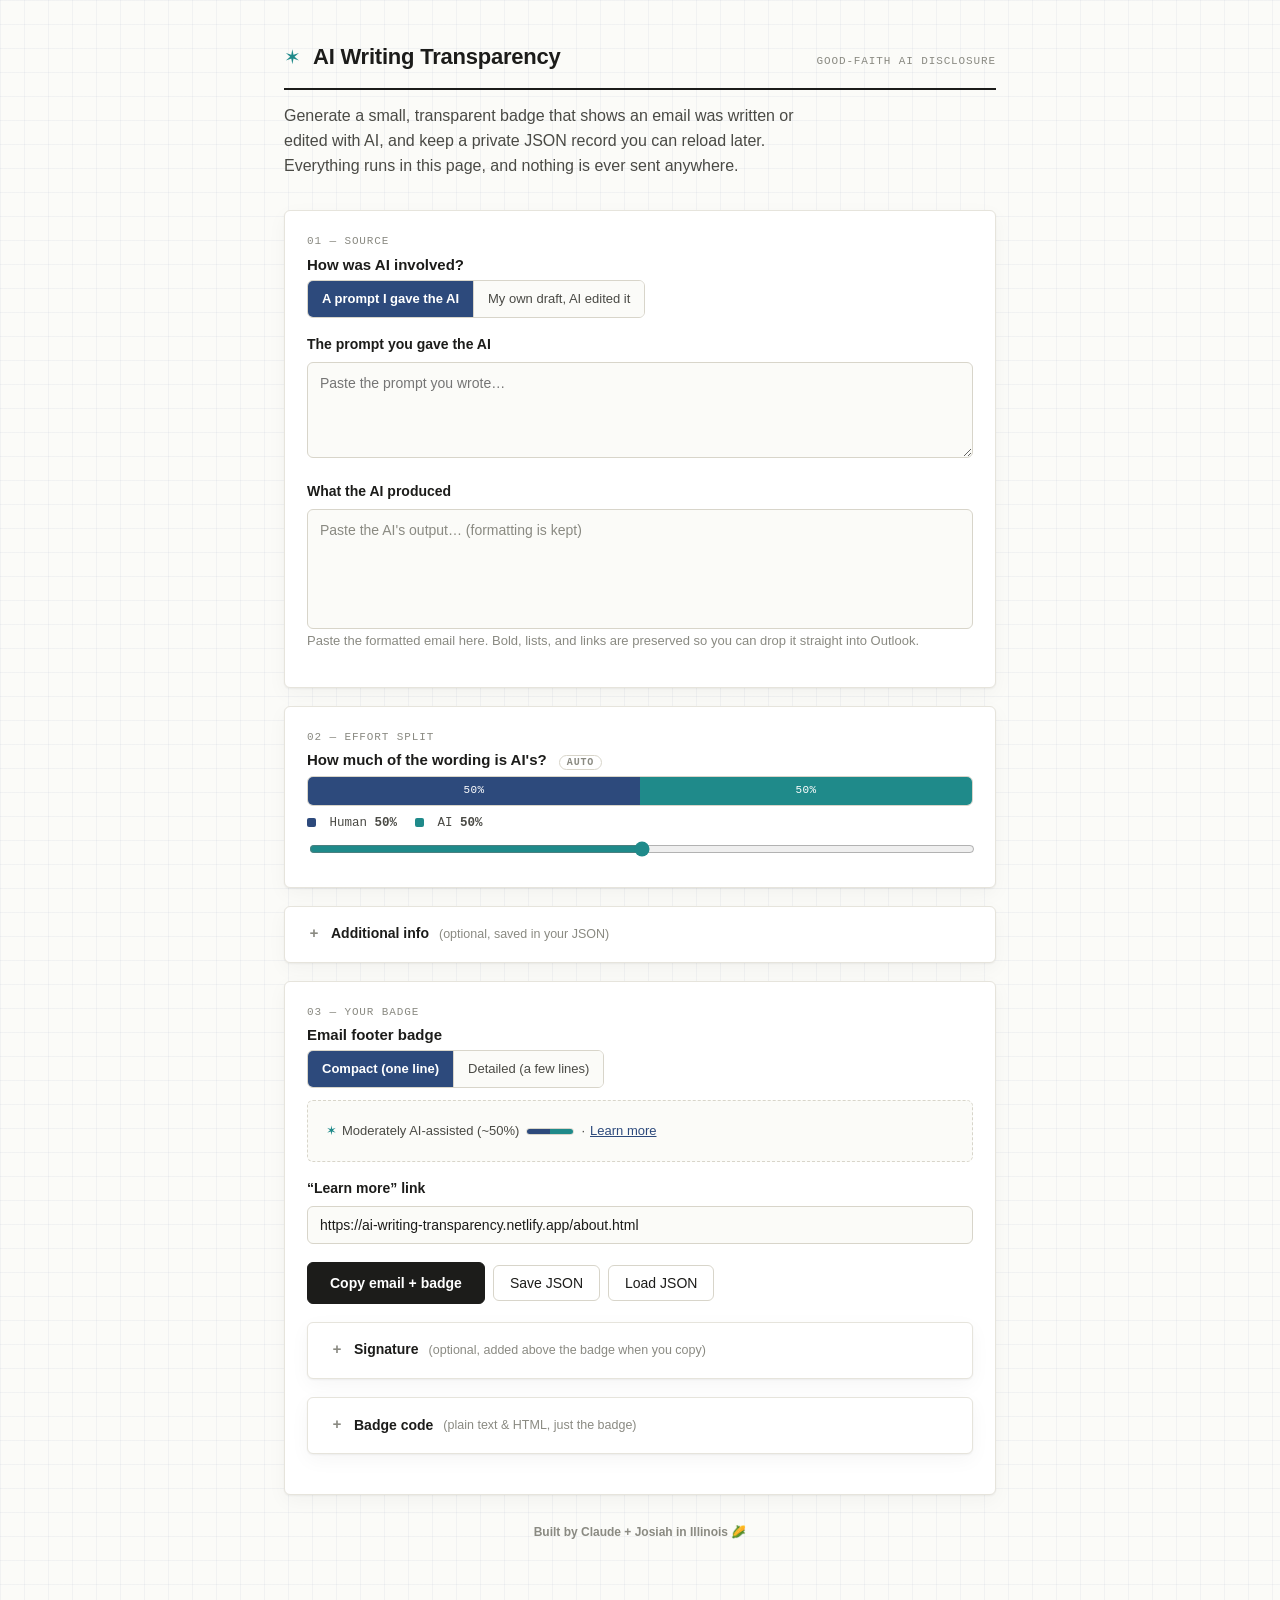
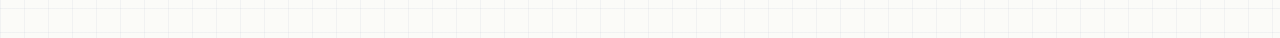
<file: index.html>
<!doctype html>
<html lang="en">
<head>
  <meta charset="utf-8">
  <meta name="viewport" content="width=device-width, initial-scale=1">
  <meta name="referrer" content="no-referrer">
  <title>AI Writing Transparency — AI-assistance badge for email footers</title>
  <link rel="stylesheet" href="styles.css">
</head>
<body>
  <main class="wrap">
    <header class="masthead">
      <span class="mark">✶</span>
      <h1>AI Writing Transparency</h1>
      <span class="tag">good-faith AI disclosure</span>
    </header>
    <p class="lede">
      Generate a small, transparent badge that shows an email was written or edited with AI,
      and keep a private JSON record you can reload later. Everything runs in this page, and
      nothing is ever sent anywhere.
    </p>

    <!-- 1–4: the source ------------------------------------------------ -->
    <section class="card">
      <div class="step-num">01 — Source</div>
      <h2 class="section-title">How was AI involved?</h2>

      <div class="seg" id="kind-toggle" role="radiogroup" aria-label="Source kind">
        <label><input type="radio" name="kind" value="prompt" checked><span>A prompt I gave the AI</span></label>
        <label><input type="radio" name="kind" value="edit"><span>My own draft, AI edited it</span></label>
      </div>

      <div style="margin-top:16px">
        <label class="field-label" id="original-label" for="f-original">The prompt you gave the AI</label>
        <textarea id="f-original" placeholder="Paste the prompt you wrote…"></textarea>
      </div>

      <div style="margin-top:16px">
        <label class="field-label" for="f-result">What the AI produced</label>
        <div id="f-result" class="rich" contenteditable="true" role="textbox" aria-multiline="true"
             aria-label="What the AI produced" data-placeholder="Paste the AI's output… (formatting is kept)"></div>
        <p class="hint">Paste the formatted email here. Bold, lists, and links are preserved so you can drop it straight into Outlook.</p>
      </div>
    </section>

    <!-- 5–6: effort + note --------------------------------------------- -->
    <section class="card">
      <div class="step-num">02 — Effort split</div>
      <h2 class="section-title">How much of the wording is AI's?
        <span class="auto-badge" id="auto-badge">auto</span>
      </h2>

      <div class="meter-bar">
        <div class="seg-fill human" id="meter-human"></div>
        <div class="seg-fill ai" id="meter-ai"></div>
      </div>
      <div class="meter-legend">
        <span><span class="dot human"></span> Human <b id="legend-human">0%</b></span>
        <span><span class="dot ai"></span> AI <b id="legend-ai">0%</b></span>
      </div>
      <input type="range" id="f-ai" min="0" max="100" value="50" aria-label="AI effort percent">
    </section>

    <!-- collapsible extras -------------------------------------------- -->
    <details class="collapse">
      <summary>Additional info <span class="sum-hint">(optional, saved in your JSON)</span></summary>
      <div class="collapse-body">
        <div>
          <label class="field-label" for="f-ailink">AI conversation link</label>
          <input type="text" id="f-ailink" placeholder="e.g. a ChatGPT share URL">
          <p class="hint">Kept in your private JSON record only. It is never placed in the email badge.</p>
        </div>
        <div style="margin-top:14px">
          <label class="field-label" for="f-note">Short note</label>
          <textarea id="f-note" placeholder="e.g. Facts and decisions are mine; AI tightened the wording."></textarea>
        </div>
      </div>
    </details>

    <!-- output --------------------------------------------------------- -->
    <section class="card">
      <div class="step-num">03 — Your badge</div>
      <h2 class="section-title">Email footer badge</h2>

      <div class="seg" id="mode-toggle" role="radiogroup" aria-label="Badge style" style="margin-bottom:6px">
        <label><input type="radio" name="badgemode" value="compact" checked><span>Compact (one line)</span></label>
        <label><input type="radio" name="badgemode" value="detailed"><span>Detailed (a few lines)</span></label>
      </div>

      <div id="ctx-field" hidden style="margin:14px 0">
        <label class="field-label" for="f-context">What the AI did <span class="hint" style="display:inline">(shown in the detailed badge)</span></label>
        <input type="text" id="f-context" placeholder="AI checked spelling, grammar, and wording.">
        <div class="chips" id="ctx-chips"></div>
        <button type="button" class="small" id="ctx-add" style="margin-top:8px">+ Save current text as an option</button>

        <label class="checkrow" style="margin-top:14px">
          <input type="checkbox" id="f-stats">
          <span>Include comparison statistics</span>
        </label>
      </div>

      <div class="badge-stage" id="badge-stage" aria-label="Badge preview"></div>

      <div class="base-edit">
        <div class="base-head">
          <label class="field-label" for="f-base">“Learn more” link</label>
          <button type="button" class="linklike" id="base-reset" hidden>Reset to original</button>
        </div>
        <input type="text" id="f-base" placeholder="https://your-site.netlify.app/about.html">
      </div>

      <div class="btn-row" style="margin-top:18px">
        <button type="button" class="primary" id="copy-email-btn">Copy email + badge</button>
        <button type="button" id="save-btn">Save JSON</button>
        <button type="button" id="load-btn">Load JSON</button>
        <input type="file" id="load-input" accept=".json,application/json" hidden>
      </div>

      <details class="collapse" style="margin-top:18px">
        <summary>Signature <span class="sum-hint">(optional, added above the badge when you copy)</span></summary>
        <div class="collapse-body">
          <div id="f-signature" class="rich" contenteditable="true" role="textbox" aria-multiline="true"
               aria-label="Email signature" data-placeholder="Paste your formatted signature… (bold, underline, links kept)"></div>
          <p class="hint">Saved in this browser and reused next time.</p>
        </div>
      </details>

      <details class="collapse" style="margin-top:14px">
        <summary>Badge code <span class="sum-hint">(plain text &amp; HTML, just the badge)</span></summary>
        <div class="collapse-body">
          <div class="copy-block">
            <div class="blk-label">Plain text</div>
            <code class="copy-pre" id="copy-text"></code>
            <button type="button" class="small" id="copy-text-btn" style="margin-top:6px">Copy plain text</button>
          </div>
          <div class="copy-block">
            <div class="blk-label">HTML (inline styles)</div>
            <code class="copy-pre" id="copy-html"></code>
            <button type="button" class="small" id="copy-html-btn" style="margin-top:6px">Copy HTML</button>
          </div>
        </div>
      </details>
    </section>

    <a class="credit" href="https://josiahmdavidson.com" target="_blank" rel="noopener">Built by Claude + Josiah in Illinois 🌽</a>
  </main>

  <div class="toast" id="toast" role="status" aria-live="polite"></div>
  <script src="app.js"></script>
</body>
</html>
</file>
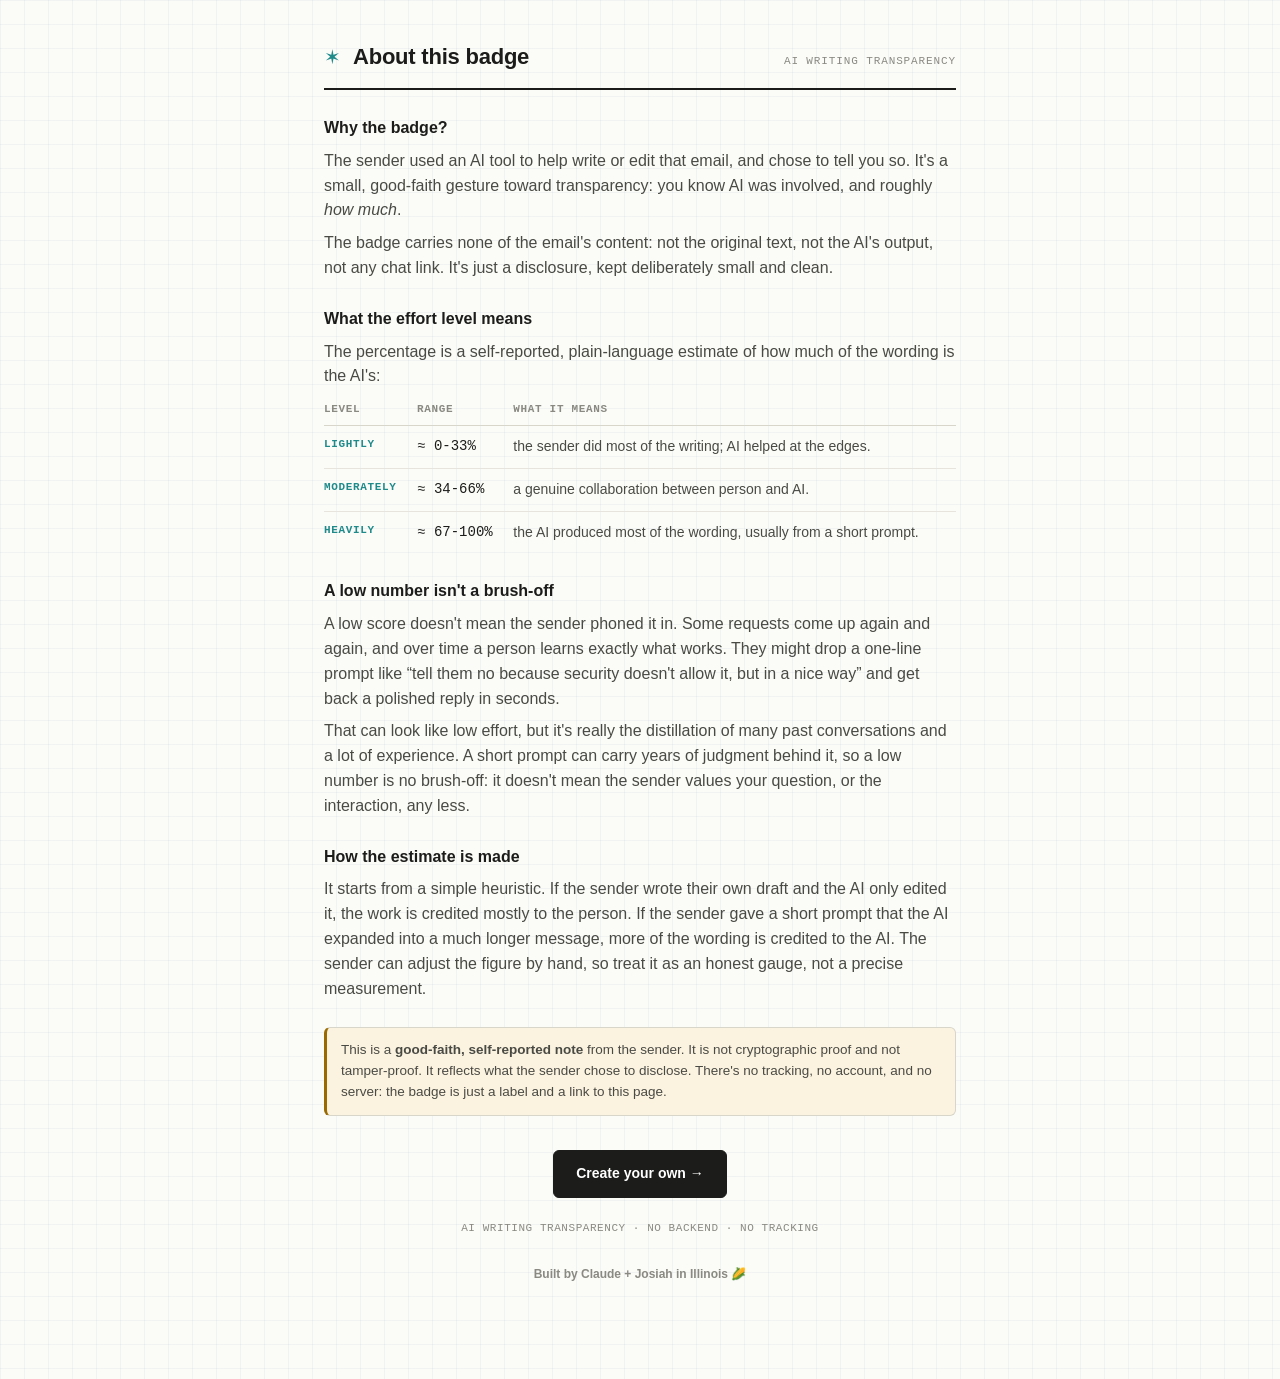
<file: about.html>
<!doctype html>
<html lang="en">
<head>
  <meta charset="utf-8">
  <meta name="viewport" content="width=device-width, initial-scale=1">
  <meta name="referrer" content="no-referrer">
  <title>About this badge — AI Writing Transparency</title>
  <link rel="stylesheet" href="styles.css">
</head>
<body>
  <main class="wrap" style="max-width:680px">
    <header class="masthead">
      <span class="mark">✶</span>
      <h1>About this badge</h1>
      <span class="tag">AI Writing Transparency</span>
    </header>

    <section class="about-block">
      <h2>Why the badge?</h2>
      <p>
        The sender used an AI tool to help write or edit that email, and chose to tell you so.
        It's a small, good-faith gesture toward transparency: you know AI was involved, and
        roughly <em>how much</em>.
      </p>
      <p>
        The badge carries none of the email's content: not the original text, not the AI's
        output, not any chat link. It's just a disclosure, kept deliberately small and clean.
      </p>
    </section>

    <section class="about-block">
      <h2>What the effort level means</h2>
      <p>The percentage is a self-reported, plain-language estimate of how much of the wording is the AI's:</p>
      <table class="effort-table">
        <thead>
          <tr><th>Level</th><th>Range</th><th>What it means</th></tr>
        </thead>
        <tbody>
          <tr><th class="band-cell">Lightly</th><td class="range">≈ 0-33%</td><td>the sender did most of the writing; AI helped at the edges.</td></tr>
          <tr><th class="band-cell">Moderately</th><td class="range">≈ 34-66%</td><td>a genuine collaboration between person and AI.</td></tr>
          <tr><th class="band-cell">Heavily</th><td class="range">≈ 67-100%</td><td>the AI produced most of the wording, usually from a short prompt.</td></tr>
        </tbody>
      </table>
    </section>

    <section class="about-block">
      <h2>A low number isn't a brush-off</h2>
      <p>
        A low score doesn't mean the sender phoned it in. Some requests come up again and again,
        and over time a person learns exactly what works. They might drop a one-line prompt like
        “tell them no because security doesn't allow it, but in a nice way”
        and get back a polished reply in seconds.
      </p>
      <p>
        That can look like low effort, but it's really the distillation of many past conversations
        and a lot of experience. A short prompt can carry years of judgment behind it, so a low
        number is no brush-off: it doesn't mean the sender values your question, or the interaction,
        any less.
      </p>
    </section>

    <section class="about-block">
      <h2>How the estimate is made</h2>
      <p>
        It starts from a simple heuristic. If the sender wrote their own draft and the AI only
        edited it, the work is credited mostly to the person. If the sender gave a short prompt
        that the AI expanded into a much longer message, more of the wording is credited to the
        AI. The sender can adjust the figure by hand, so treat it as an honest gauge, not a
        precise measurement.
      </p>
    </section>

    <div class="callout">
      This is a <strong>good-faith, self-reported note</strong> from the sender. It is not cryptographic
      proof and not tamper-proof. It reflects what the sender chose to disclose. There's no tracking,
      no account, and no server: the badge is just a label and a link to this page.
    </div>

    <div class="center-cta">
      <a href="index.html" class="cta-btn">Create your own →</a>
    </div>

    <div class="brandline">AI WRITING TRANSPARENCY · NO BACKEND · NO TRACKING</div>

    <a class="credit" href="https://josiahmdavidson.com" target="_blank" rel="noopener">Built by Claude + Josiah in Illinois 🌽</a>
  </main>
</body>
</html>
</file>
<file: styles.css>
/* Aside — "Engineer's Notebook" design system
   graph-paper feel, restrained palette, monospace accents, generous whitespace.
   Shared by index.html (composer) and about.html (explainer). */

:root {
  --paper: #fbfbf8;
  --paper-raised: #ffffff;
  --ink: #1c1c1a;
  --ink-soft: #4a4a45;
  --muted: #8a8a82;
  --line: #e6e4dc;
  --line-strong: #d8d5ca;
  --grid: rgba(60, 80, 140, 0.05);

  --human: #2d4a7c; /* ink blue */
  --ai: #1f8a8a;    /* teal — paired with the blue (swap this one value to retune) */
  --accent: var(--human);

  --ok: #2f6b4f;
  --warn: #9a6a00;
  --warn-bg: #fbf3df;
  --high: #9a2a2a;
  --high-bg: #fbe9e9;

  --radius: 6px;
  --mono: ui-monospace, "SF Mono", "JetBrains Mono", Menlo, Consolas, monospace;
  --sans: ui-sans-serif, -apple-system, "Segoe UI", Inter, Roboto, sans-serif;
  --shadow: 0 1px 2px rgba(28, 28, 26, 0.05), 0 6px 20px rgba(28, 28, 26, 0.04);
}

* { box-sizing: border-box; }

html, body { margin: 0; padding: 0; }

body {
  font-family: var(--sans);
  color: var(--ink);
  background-color: var(--paper);
  background-image:
    linear-gradient(var(--grid) 1px, transparent 1px),
    linear-gradient(90deg, var(--grid) 1px, transparent 1px);
  background-size: 24px 24px;
  line-height: 1.55;
  -webkit-font-smoothing: antialiased;
}

.wrap {
  max-width: 760px;
  margin: 0 auto;
  padding: 40px 24px 96px;
}

/* --- Masthead --- */
.masthead {
  display: flex;
  align-items: baseline;
  gap: 12px;
  border-bottom: 2px solid var(--ink);
  padding-bottom: 14px;
  margin-bottom: 8px;
}
.masthead .mark { font-size: 20px; color: var(--ai); }
.masthead h1 {
  font-size: 22px;
  letter-spacing: -0.01em;
  margin: 0;
  font-weight: 650;
}
.masthead .tag {
  font-family: var(--mono);
  font-size: 11px;
  color: var(--muted);
  text-transform: uppercase;
  letter-spacing: 0.08em;
  margin-left: auto;
}
.lede { color: var(--ink-soft); margin: 14px 0 32px; max-width: 60ch; }

/* --- Cards / sections --- */
.card {
  background: var(--paper-raised);
  border: 1px solid var(--line);
  border-radius: var(--radius);
  padding: 22px 22px;
  margin: 18px 0;
  box-shadow: var(--shadow);
}
.step-num {
  font-family: var(--mono);
  font-size: 11px;
  color: var(--muted);
  letter-spacing: 0.08em;
  text-transform: uppercase;
}
h2.section-title {
  font-size: 15px;
  margin: 2px 0 4px;
  font-weight: 620;
}
.hint { color: var(--muted); font-size: 13px; margin: 2px 0 14px; }
.hint.warn-note { color: var(--warn); }

/* --- Form controls --- */
label.field-label { display: block; font-weight: 580; font-size: 14px; margin-bottom: 6px; }
textarea, input[type="text"], input[type="date"], select {
  width: 100%;
  font-family: var(--sans);
  font-size: 14px;
  color: var(--ink);
  background: var(--paper);
  border: 1px solid var(--line-strong);
  border-radius: var(--radius);
  padding: 10px 12px;
  resize: vertical;
}
textarea:focus, input:focus, select:focus, .rich:focus {
  outline: none;
  border-color: var(--accent);
  box-shadow: 0 0 0 3px rgba(45, 74, 124, 0.12);
}
textarea { min-height: 96px; line-height: 1.5; }

/* rich (contenteditable) input — styled like a textarea, but keeps pasted formatting */
.rich {
  width: 100%;
  min-height: 120px;
  font-family: var(--sans);
  font-size: 14px;
  line-height: 1.5;
  color: var(--ink);
  background: var(--paper);
  border: 1px solid var(--line-strong);
  border-radius: var(--radius);
  padding: 10px 12px;
  overflow-y: auto;
  max-height: 360px;
}
.rich:empty::before { content: attr(data-placeholder); color: var(--muted); }
.rich p { margin: 0 0 8px; }
.rich p:last-child { margin-bottom: 0; }
.rich a { color: var(--human); }
.mono { font-family: var(--mono); }

/* segmented radio toggle */
.seg { display: inline-flex; border: 1px solid var(--line-strong); border-radius: var(--radius); overflow: hidden; }
.seg label {
  font-size: 13px;
  padding: 8px 14px;
  cursor: pointer;
  background: var(--paper);
  color: var(--ink-soft);
  border-left: 1px solid var(--line-strong);
}
.seg label:first-child { border-left: none; }
.seg input { position: absolute; opacity: 0; pointer-events: none; }
.seg input:checked + span { font-weight: 600; }
.seg label:has(input:checked) { background: var(--accent); color: #fff; }

.checkrow { display: flex; align-items: flex-start; gap: 10px; }
.checkrow input { margin-top: 3px; }

/* --- Buttons --- */
button {
  font-family: var(--sans);
  font-size: 14px;
  cursor: pointer;
  border-radius: var(--radius);
  border: 1px solid var(--line-strong);
  background: var(--paper-raised);
  color: var(--ink);
  padding: 9px 16px;
  transition: background 0.12s, border-color 0.12s;
}
button:hover { border-color: var(--ink-soft); }
button.primary { background: var(--ink); color: #fff; border-color: var(--ink); font-weight: 580; padding: 12px 22px; }
button.primary:hover { background: #000; }
button.ghost { background: transparent; border: none; color: var(--accent); padding: 4px 6px; font-size: 13px; }
button.ghost:hover { text-decoration: underline; }
button.danger { color: var(--high); border-color: var(--high-bg); }
button.danger:hover { border-color: var(--high); }
button.small { padding: 5px 11px; font-size: 12.5px; }
.btn-row { display: flex; flex-wrap: wrap; gap: 8px; align-items: center; }

/* --- Effort meter --- */
.meter-bar {
  display: flex;
  height: 30px;
  border-radius: var(--radius);
  overflow: hidden;
  border: 1px solid var(--line-strong);
  margin: 4px 0 8px;
}
.meter-bar .human { background: var(--human); }
.meter-bar .ai { background: var(--ai); }
.meter-bar .seg-fill {
  display: flex; align-items: center; justify-content: center;
  color: #fff; font-family: var(--mono); font-size: 11px; letter-spacing: 0.04em;
  min-width: 0; white-space: nowrap; transition: width 0.18s;
}
.meter-legend { display: flex; gap: 18px; font-size: 12.5px; color: var(--ink-soft); font-family: var(--mono); }
.meter-legend .dot { display: inline-block; width: 9px; height: 9px; border-radius: 2px; margin-right: 6px; vertical-align: middle; }
.dot.human { background: var(--human); }
.dot.ai { background: var(--ai); }
input[type="range"] { width: 100%; accent-color: var(--ai); margin-top: 8px; }
.meter-reason { font-size: 12.5px; color: var(--muted); margin-top: 8px; font-style: italic; }
.auto-badge { font-family: var(--mono); font-size: 10px; text-transform: uppercase; letter-spacing: 0.08em; color: var(--muted); border: 1px solid var(--line-strong); border-radius: 10px; padding: 1px 7px; margin-left: 8px; }

/* --- Badge preview (the main output) --- */
.badge-stage {
  background: var(--paper);
  border: 1px dashed var(--line-strong);
  border-radius: var(--radius);
  padding: 20px 18px;
  margin: 6px 0 14px;
  display: flex;
  flex-wrap: wrap;
  align-items: center;
  gap: 10px;
}
/* the live badge mirrors the copyable HTML version */
.badge-line {
  font-family: var(--sans);
  font-size: 13px;
  line-height: 1.5;
  color: var(--ink-soft);
}
.badge-line.detailed { display: block; }
.badge-line .badge-first { display: inline-flex; align-items: center; gap: 5px; }
.badge-line .ctx { display: block; margin: 2px 0; }
.badge-line .stats { display: block; margin: 2px 0; color: var(--muted); }
.badge-line .star { color: var(--ai); }
.badge-line a { color: var(--human); text-decoration: underline; }
.badge-bar {
  display: inline-flex;
  width: 48px;
  height: 7px;
  border-radius: 4px;
  overflow: hidden;
  border: 1px solid var(--line-strong);
  vertical-align: middle;
  margin: 0 2px;
}
.badge-bar .human { background: var(--human); }
.badge-bar .ai { background: var(--ai); }

/* the two raw copy strings, shown for inspection */
.copy-pre {
  display: block;
  font-family: var(--mono);
  font-size: 12px;
  white-space: pre-wrap;
  word-break: break-word;
  background: var(--paper);
  border: 1px solid var(--line);
  border-radius: 4px;
  padding: 8px 10px;
  margin: 4px 0 0;
  color: var(--ink-soft);
}
.copy-block { margin: 12px 0; }
.copy-block .blk-label { font-family: var(--mono); font-size: 11px; text-transform: uppercase; letter-spacing: 0.07em; color: var(--muted); margin-bottom: 4px; }

.base-edit { margin: 16px 0 0; }
.base-head { display: flex; align-items: baseline; justify-content: space-between; gap: 12px; }
.base-head .field-label { margin-bottom: 6px; }
.linklike { background: none; border: none; padding: 0; color: var(--accent); font-size: 12.5px; cursor: pointer; }
.linklike:hover { text-decoration: underline; border-color: transparent; }

/* --- Collapsible "Additional info" --- */
details.collapse {
  background: var(--paper-raised);
  border: 1px solid var(--line);
  border-radius: var(--radius);
  padding: 0;
  margin: 18px 0;
  box-shadow: var(--shadow);
}
details.collapse > summary {
  cursor: pointer;
  list-style: none;
  padding: 16px 22px;
  font-weight: 580;
  font-size: 14px;
  display: flex;
  align-items: center;
  gap: 10px;
}
details.collapse > summary::-webkit-details-marker { display: none; }
details.collapse > summary::before {
  content: "+";
  font-family: var(--mono);
  font-size: 15px;
  color: var(--muted);
  width: 14px;
  text-align: center;
}
details.collapse[open] > summary::before { content: "\2013"; } /* en dash = minus look */
details.collapse > summary .sum-hint { font-weight: 400; color: var(--muted); font-size: 12.5px; }
details.collapse .collapse-body { padding: 0 22px 20px; }

/* --- Quick-pick chips (detailed badge context) --- */
.chips { display: flex; flex-wrap: wrap; gap: 6px; margin: 8px 0 0; }
.chip {
  font-family: var(--mono);
  font-size: 12px;
  background: var(--paper);
  border: 1px solid var(--line-strong);
  border-radius: 12px;
  padding: 3px 10px;
  cursor: pointer;
  color: var(--ink-soft);
}
.chip:hover { border-color: var(--ink-soft); }
.chip-custom { display: inline-flex; align-items: center; gap: 6px; padding: 3px 7px 3px 10px; }
.chip-custom .chip-text { border: none; background: none; padding: 0; font: inherit; color: inherit; cursor: pointer; }
.chip-custom .chip-x { border: none; background: none; padding: 0; line-height: 1; font-size: 14px; color: var(--muted); cursor: pointer; }
.chip-custom .chip-x:hover { color: var(--high); }

/* --- About page --- */
.disc-eyebrow { font-family: var(--mono); font-size: 11px; text-transform: uppercase; letter-spacing: 0.1em; color: var(--ai); }
.about-block { margin: 26px 0; }
.about-block h2 { font-size: 16px; margin: 0 0 8px; font-weight: 620; }
.about-block p { color: var(--ink-soft); margin: 8px 0; }
.effort-table { width: 100%; border-collapse: collapse; margin: 12px 0; font-size: 14px; }
.effort-table thead th {
  text-align: left;
  font-family: var(--mono);
  font-size: 11px;
  text-transform: uppercase;
  letter-spacing: 0.06em;
  color: var(--muted);
  font-weight: 600;
  padding: 0 16px 7px 0;
  border-bottom: 1px solid var(--line-strong);
}
.effort-table tbody th, .effort-table tbody td {
  vertical-align: top;
  padding: 10px 16px 10px 0;
  border-bottom: 1px solid var(--line);
}
.effort-table tbody tr:last-child th, .effort-table tbody tr:last-child td { border-bottom: none; }
.effort-table .band-cell {
  text-align: left;
  font-family: var(--mono);
  font-size: 11px;
  text-transform: uppercase;
  letter-spacing: 0.06em;
  color: var(--ai);
  font-weight: 600;
  white-space: nowrap;
}
.effort-table .range { font-family: var(--mono); white-space: nowrap; color: var(--ink); }
.effort-table tbody td { color: var(--ink-soft); }
.callout {
  border: 1px solid var(--line-strong);
  border-left: 3px solid var(--warn);
  background: var(--warn-bg);
  border-radius: var(--radius);
  padding: 12px 14px;
  margin: 18px 0;
  font-size: 13.5px;
  color: var(--ink-soft);
}
.center-cta { text-align: center; margin: 34px 0 6px; }
.cta-btn {
  display: inline-block;
  font-family: var(--sans);
  font-size: 14px;
  font-weight: 580;
  background: var(--ink);
  color: #fff;
  border: 1px solid var(--ink);
  border-radius: var(--radius);
  padding: 12px 22px;
  text-decoration: none;
}
.cta-btn:hover { background: #000; }

.brandline { text-align: center; font-family: var(--mono); font-size: 11px; color: var(--muted); margin-top: 22px; letter-spacing: 0.05em; }

/* understated creator credit */
.credit {
  display: block;
  text-align: center;
  margin-top: 28px;
  font-size: 12px;
  font-weight: 600;
  color: var(--muted);
  text-decoration: none;
}
.credit:hover { text-decoration: underline; }

.toast { position: fixed; bottom: 22px; left: 50%; transform: translateX(-50%); background: var(--ink); color: #fff; font-size: 13px; padding: 9px 18px; border-radius: 20px; opacity: 0; transition: opacity 0.2s; pointer-events: none; z-index: 50; }
.toast.show { opacity: 1; }

[hidden] { display: none !important; }
</file>
